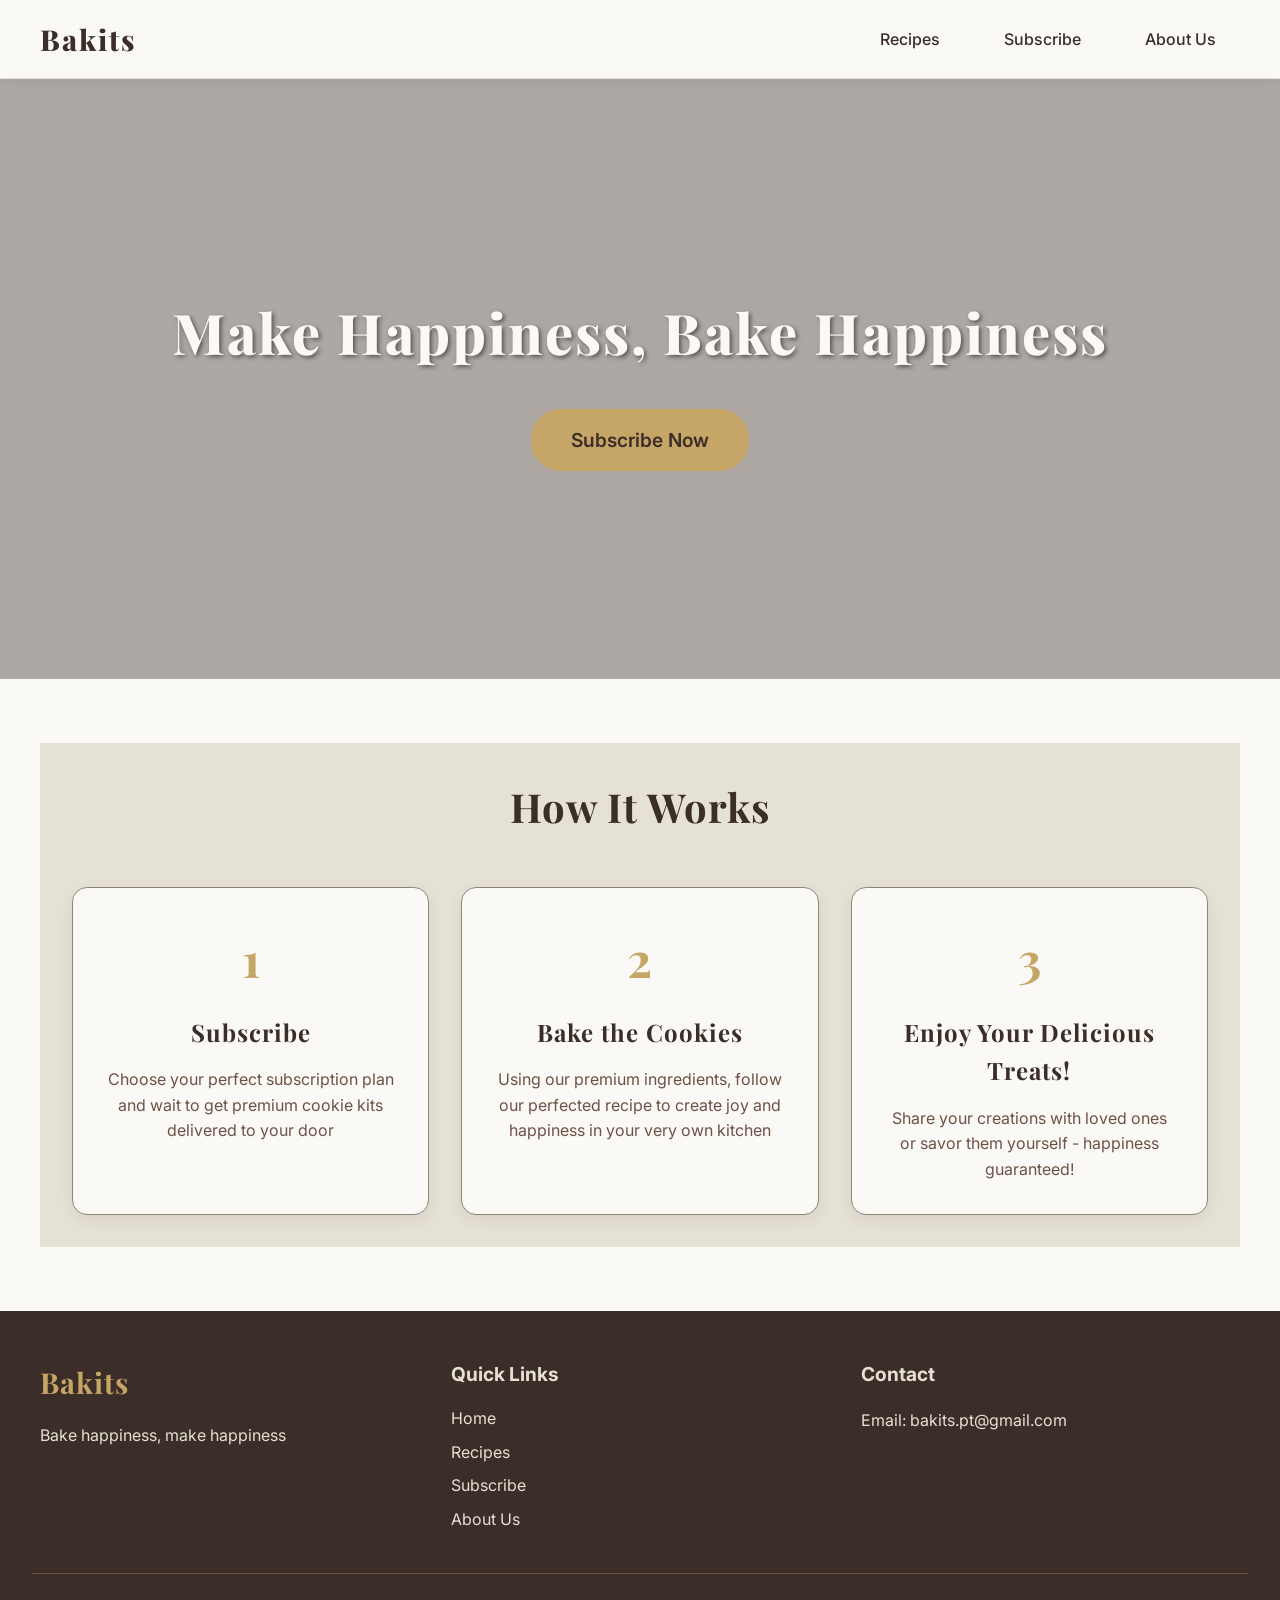
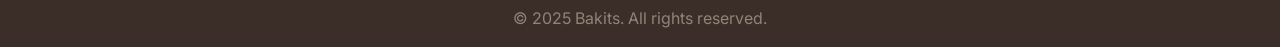
<file: index.html>
<!DOCTYPE html>
<html lang="en">
<head>
    <meta charset="UTF-8">
    <meta name="viewport" content="width=device-width, initial-scale=1.0">
    <title>Bakits - Bake Happiness, Make Happiness</title>
    <link rel="preconnect" href="https://fonts.googleapis.com">
    <link rel="preconnect" href="https://fonts.gstatic.com" crossorigin>
    <link href="https://fonts.googleapis.com/css2?family=Playfair+Display:wght@600;700;800&family=Inter:wght@300;400;500;600&family=Great+Vibes&display=swap" rel="stylesheet">
    
    <link rel="stylesheet" href="css/styles.css">
</head>
<body>
    <!-- Navigation -->
    <nav>
        <div class="nav-container">
            <a href="#" class="logo" onclick="showPage('home'); return false;">Bakits</a>
            <div class="nav-buttons">
                <button class="nav-btn" onclick="showPage('recipes')">Recipes</button>
                <button class="nav-btn" onclick="showPage('subscribe')">Subscribe</button>
                <button class="nav-btn" onclick="showPage('about')">About Us</button>
            </div>
        </div>
    </nav>

    <!-- Home Page -->
    <div id="home-page">
        <!-- Hero Section -->
        <section class="hero">
            <div class="slideshow">
                <div class="slide slide1 active"></div>
                <div class="slide slide2"></div>
                <div class="slide slide3"></div>
                <div class="slide slide4"></div>
                <div class="slide slide5"></div>
                <div class="slide slide6"></div>
            </div>
            <div class="hero-content">
                <h1>Make Happiness, Bake Happiness</h1>
                <a href="#" class="hero-btn" onclick="showPage('subscribe')">Subscribe Now</a>
            </div>
        </section>

        <!-- Instructions Section -->
        <section class="instructions">
            <h2>How It Works</h2>
            <div class="steps">
                <div class="step">
                    <div class="step-number">1</div>
                    <h3>Subscribe</h3>
                    <p>Choose your perfect subscription plan and wait to get premium cookie kits delivered to your door</p>
                </div>
                <div class="step">
                    <div class="step-number">2</div>
                    <h3>Bake the Cookies</h3>
                    <p>Using our premium ingredients, follow our perfected recipe to create joy and happiness in your very own kitchen</p>
                </div>
                <div class="step">
                    <div class="step-number">3</div>
                    <h3>Enjoy Your Delicious Treats!</h3>
                    <p>Share your creations with loved ones or savor them yourself - happiness guaranteed!</p>
                </div>
            </div>
        </section>
    </div>

    <!-- Subscribe Page -->
    <div id="subscribe-page" class="hidden">
        <section class="subscription">
            <h2>Choose Your Subscription</h2>
            <div class="subscription-options">
                <div class="subscription-card">
                    <h3>Every 2 Weeks</h3>
                    <p>Perfect for frequent bakers who love fresh cookie kits regularly</p>
                    <ul style="text-align: left; margin: 1rem 0;">
                        <li>2 new unique recipe each month</li>
                        <li>All premium non-perishable ingredients included</li>
                        <li>Cancel anytime</li>
                    </ul>
                    <div class="price">€36/month</div>
                    <button class="subscribe-btn" onclick="showPage('subscription-payment')">Subscribe</button>
                </div>
                <div class="subscription-card">
                    <h3>Every Month</h3>
                    <p>Ideal for those who want to bake at a relaxed pace</p>
                    <ul style="text-align: left; margin: 1rem 0;">
                        <li>1 new unique recipe each month</li>
                        <li>All premium non-perishable ingredients included</li>
                        <li>Cancel anytime</li>
                    </ul>
                    <div class="price">€20/month</div>
                    <button class="subscribe-btn" onclick="showPage('subscription-payment')">Subscribe</button>
                </div>
                <div class="subscription-card">
                    <h3>Gift Set</h3>
                    <p>3-month subscription with deliveries every 2 weeks - the perfect gift for baking enthusiasts!</p>
                    <ul style="text-align: left; margin: 1rem 0;">
                        <li>A  new an unique recipe every time</li>
                        <li>Beautiful custom message</li>
                        <li>Elegantly packaged</li>
                    </ul>
                    <div class="price">€135</div>
                    <button class="subscribe-btn" onclick="showPage('mbway-payment')">Buy Gift Set</button>
                </div>
            </div>
        </section>
    </div>

    <!-- Recipes Page -->
    <div id="recipes-page" class="hidden">
        <section class="recipes">
            <h2>Our Cookie Recipes</h2>
            <div class="recipe-grid">
                <div class="recipe-card" onclick="showRecipe('Overnight-Chocolate-Chip-Cookies')">
                    <div class="recipe-image" style="background: url('https://static01.nyt.com/images/2022/02/12/dining/JT-Chocolate-Chip-Cookies/JT-Chocolate-Chip-Cookies-threeByTwoMediumAt2X.jpg?quality=75&auto=webp') center/cover;"></div>
                    <div class="recipe-info">
                        <h3>Overnight Chocolate Chip Cookies</h3>
                        <p class="recipe-time">⏱️ 35 minutes 🧊 12 hours</p>
                        <button class="buy-now-btn" onclick="event.stopPropagation(); showPage('mbway-payment')">BUY NOW</button>
                    </div>
                </div>
                <div class="recipe-card" onclick="showRecipe('Cultured-Butter-Cookies')">
                    <div class="recipe-image" style="background: url('https://static01.nyt.com/images/2013/10/09/dining/09APPE2/09JPAPPE1-jumbo.jpg?quality=75&auto=webp') center/cover;"></div>
                    <div class="recipe-info">
                        <h3>Cultured Butter <br> Cookies</h3>
                        <p class="recipe-time">⏱️ 30 minutes 🧊 2 hours</p>
                        <button class="buy-now-btn" onclick="event.stopPropagation(); showPage('mbway-payment')">BUY NOW</button>
                    </div>
                </div>
                <div class="recipe-card" onclick="showRecipe('Mexican-Hot-Chocolate-Cookies')">
                    <div class="recipe-image" style="background: url('https://static01.nyt.com/images/2023/11/29/multimedia/29cookieweek6-hotchoc-fktb/29cookieweek6-hotchoc-fktb-threeByTwoMediumAt2X.jpg?quality=75&auto=webp') center/cover;"></div>
                    <div class="recipe-info">
                        <h3>Mexican Hot Chocolate Cookies</h3>
                        <p class="recipe-time">⏱️ 28 minutes 🧊 30 min</p>
                        <button class="buy-now-btn" onclick="event.stopPropagation(); showPage('mbway-payment')">BUY NOW</button>
                    </div>
                </div>
                <div class="recipe-card" onclick="showRecipe('Caramelized-Gochujang-Cookies')">
                    <div class="recipe-image" style="background: url('https://static01.nyt.com/images/2025/09/25/multimedia/29summer100rex5-cookies-qmkc/29summer100rex5-cookies-qmkc-threeByTwoMediumAt2X-v2.jpg?quality=75&auto=webp') center/cover;"></div>
                    <div class="recipe-info">
                        <h3>Caramelized Gochujang Cookies</h3>
                        <p class="recipe-time">⏱️ 22 minutes 🧊 15 min</p>
                        <button class="buy-now-btn" onclick="event.stopPropagation(); showPage('mbway-payment')">BUY NOW</button>
                    </div>
                </div>
                <div class="recipe-card" onclick="showRecipe('Pistachio-Pinwheel-Cookies')">
                    <div class="recipe-image" style="background: url('https://static01.nyt.com/images/2020/12/07/dining/cs-pistachio-pinwheels/merlin_180932526_f83d4853-083b-4b02-947d-dfa06b746508-threeByTwoMediumAt2X.jpg?quality=75&auto=webp') center/cover;"></div>
                    <div class="recipe-info">
                        <h3>Pistachio Pinwheel Cookies</h3>
                        <p class="recipe-time">⏱️ 40 minutes 🧊 45 min</p>
                        <button class="buy-now-btn" onclick="event.stopPropagation(); showPage('mbway-payment')">BUY NOW</button>
                    </div>
                </div>
                <div class="recipe-card" onclick="showRecipe('Matcha-Latte-Cookies')">
                    <div class="recipe-image" style="background: url('https://static01.nyt.com/images/2023/11/29/multimedia/29cookieweek1-matcha-tpzw/29cookieweek1-matcha-tpzw-threeByTwoMediumAt2X.jpg?quality=75&auto=webp') center/cover;"></div>
                    <div class="recipe-info">
                        <h3>Matcha Latte <br> Cookies</h3>
                        <p class="recipe-time">⏱️ 26 minutes 🧊15 min</p>
                        <button class="buy-now-btn" onclick="event.stopPropagation(); showPage('mbway-payment')">BUY NOW</button>
                    </div>
                </div>
            </div>
        </section>
    </div>

    <!-- Individual Recipe Pages -->
    <div id="recipe-detail-page" class="hidden">
        <section class="recipe-detail">
            <div class="recipe-header">
                <div id="detail-image" class="recipe-detail-image"></div>
                <h1 id="detail-name"></h1>
                <div class="recipe-meta">
                    <div class="meta-item">
                        <div class="meta-label">Difficulty</div>
                        <div class="meta-value" id="detail-difficulty"></div>
                    </div>
                    <div class="meta-item">
                        <div class="meta-label">Yield</div>
                        <div class="meta-value" id="detail-yield"></div>
                    </div>
                    <div class="meta-item">
                        <div class="meta-label">Time</div>
                        <div class="meta-value" id="detail-time"></div>
                    </div>
                </div>
                <button class="buy-now-btn" style="max-width: 300px; margin: 1rem auto; display: block;" onclick="showPage('mbway-payment')">BUY NOW</button>
            </div>
            <div class="recipe-content">
                <div class="recipe-description">
                    <h2>Description</h2>
                    <p id="detail-description"></p>
                </div>
                <div class="divider"></div>
                <div class="recipe-included">
                    <h2>What's Included</h2>
                    <ul id="detail-included"></ul>
                </div>
            </div>
        </section>
    </div>

    <!-- Subscription Payment Page -->
    <div id="subscription-payment-page" class="hidden">
        <div class="payment-page">
            <h1>Complete Your Subscription</h1>
            <p>To pay for your subscription, please contact us at:</p>
            <p><a href="mailto:bakits.pt@gmail.com">bakits.pt@gmail.com</a></p>
            <p>We'll get back to you shortly with payment instructions!</p>
            <button class="back-btn" onclick="sendSubscriptionEmail()">Send Inquiry Email</button>
        </div>
    </div>

    <!-- Mbway Payment Page -->
    <div id="mbway-payment-page" class="hidden">
        <div class="payment-page">
            <h1>Payment Method</h1>
            <p>We accept payment via <strong>Mbway</strong></p>
            <p>Please contact us at <a href="mailto:bakits.pt@gmail.com">bakits.pt@gmail.com</a> to complete your purchase with Mbway payment.</p>
            <button class="back-btn" onclick="sendRecipeEmail()">Send Purchase Email</button>
        </div>
    </div>

    <!-- About Us Page -->
    <div id="about-page" class="hidden">
        <section class="about-section">
            <h2>About Us</h2>
            <div class="about-image" style="background: url('https://images.unsplash.com/photo-1558961363-fa8fdf82db35?w=800&q=80') center/cover;"></div>
            <div class="about-text">
                <p>At Bakits, we believe that baking should be joyful, accessible, and delicious. Founded with a passion for bringing people together through the art of cookie making, we've created premium baking kits that take the guesswork out of creating perfect cookies every time. </p>
                
                <p>Our journey began with our love for baking. We saw how sharing homemade baked goods was such a small action that spread so much love to your friends and family. Today, we're proud to deliver that same quality, care and love to your doorstep. </p>
                
                <p>EEach Bakits box contains carefully measured, premium ingredients and easy-to-follow instructions that guarantee a fun loving experience baking . Whether you're a seasoned baker or just starting out, our kits make it simple to create memories and share happiness, one cookie at a time. Because when you bake with Bakits, you're not just making cookies – you're creating moments of joy. </p>
                
                <p class="signature">Make happiness, Bake happiness.</p>
            </div>
        </section>
    </div>

    <!-- Footer -->
    <footer class="footer">
        <div class="footer-content">
            <div class="footer-section">
                <h3>Bakits</h3>
                <p>Bake happiness, make happiness</p>
            </div>
            <div class="footer-section">
                <h4>Quick Links</h4>
                <ul>
                    <li><a href="#" onclick="showPage('home'); return false;">Home</a></li>
                    <li><a href="#" onclick="showPage('recipes'); return false;">Recipes</a></li>
                    <li><a href="#" onclick="showPage('subscribe'); return false;">Subscribe</a></li>
                    <li><a href="#" onclick="showPage('about'); return false;">About Us</a></li>
                </ul>
            </div>
            <div class="footer-section">
                <h4>Contact</h4>
                <p>Email: <a href="mailto:bakits.pt@gmail.com">bakits.pt@gmail.com</a></p>
            </div>
        </div>
        <div class="footer-bottom">
            <p>&copy; 2025 Bakits. All rights reserved.</p>
        </div>
    </footer>

    <script src="js/recipes.js" defer></script>
    <script src="js/app.js" defer></script>
</body>
</html>
</file>
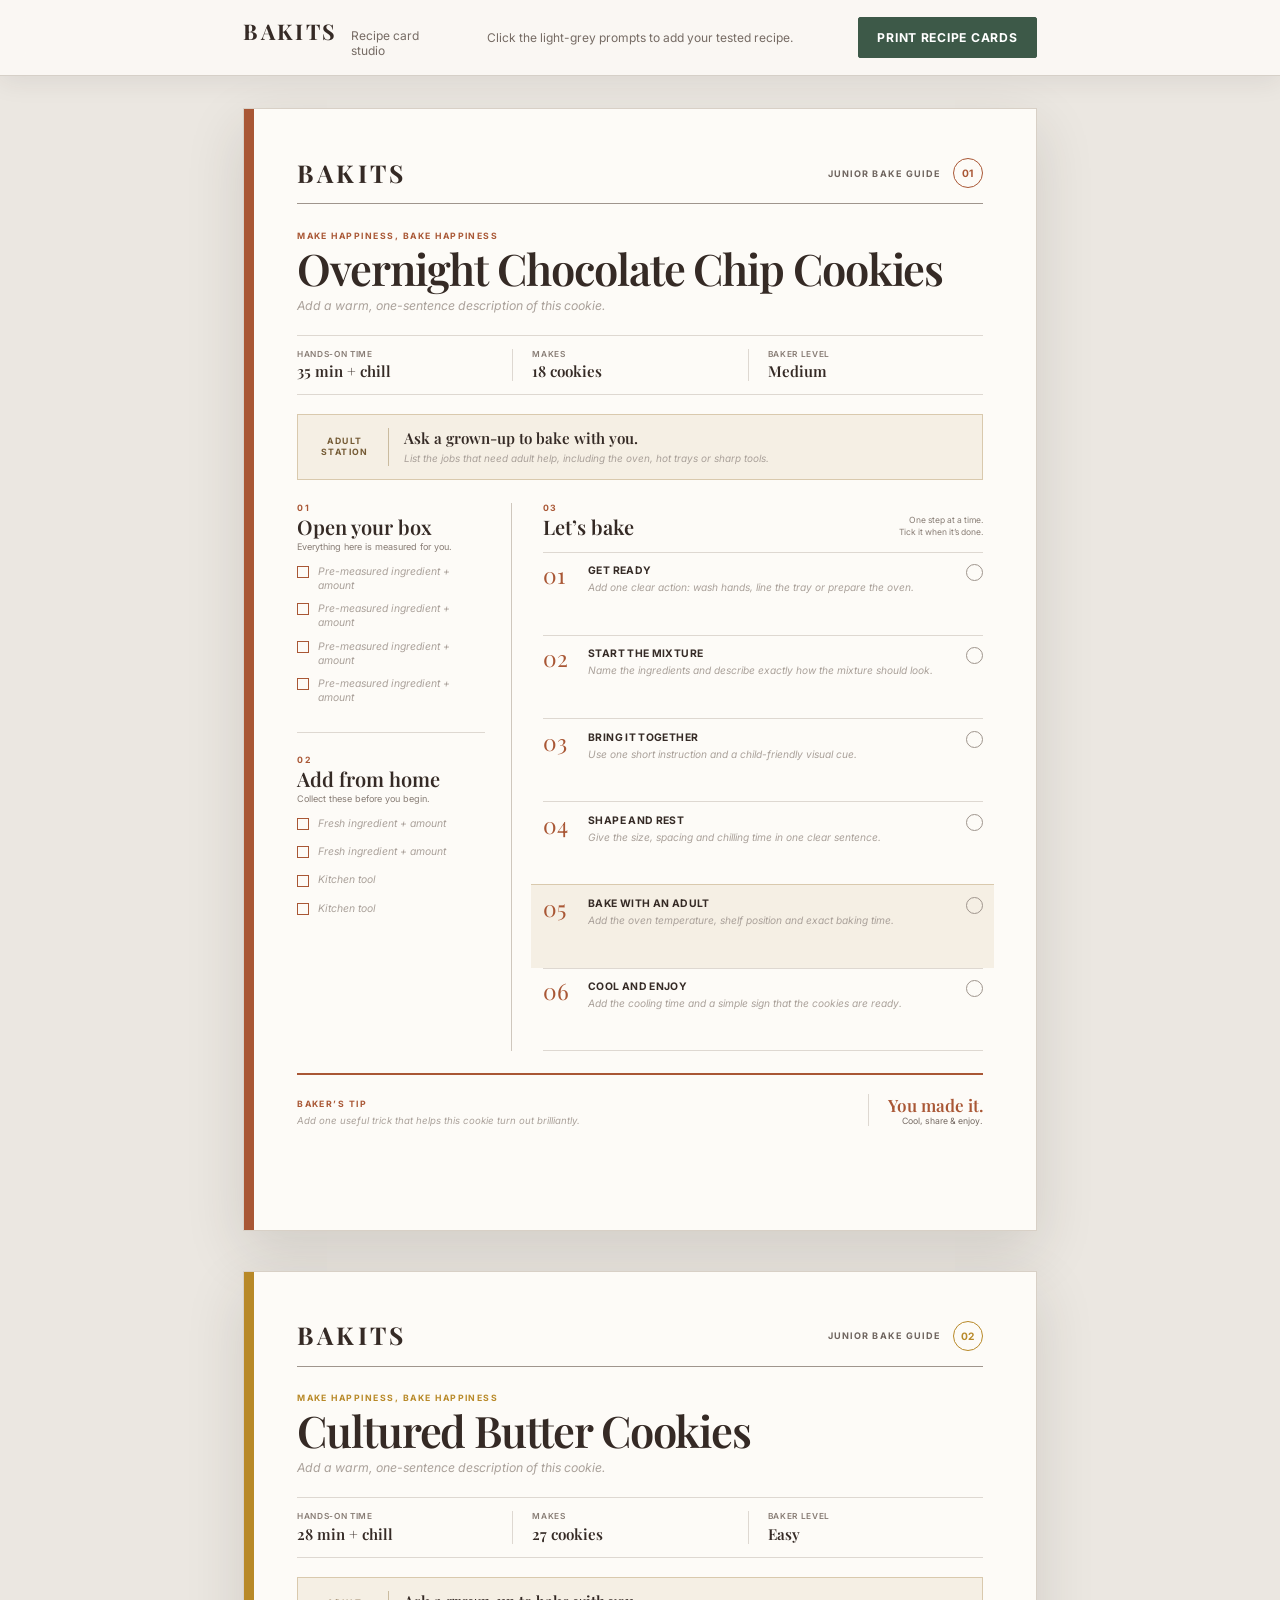
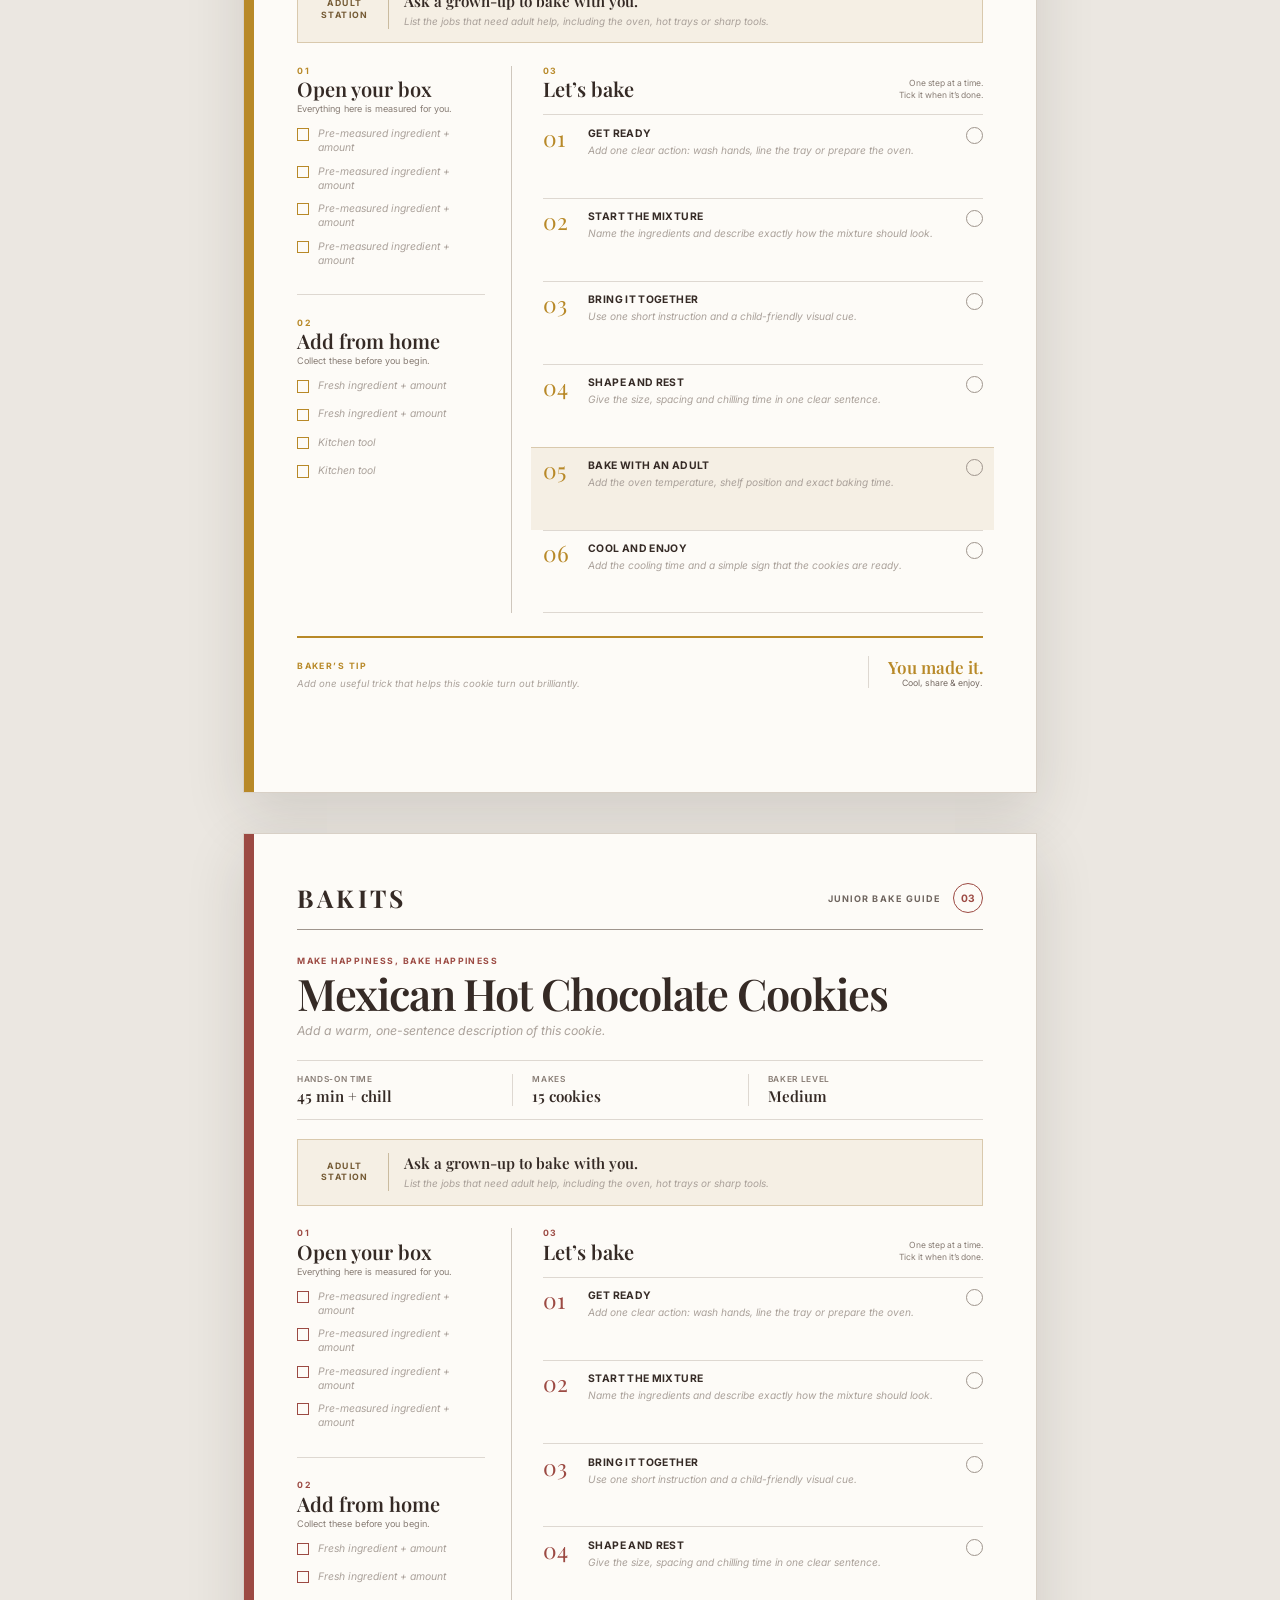
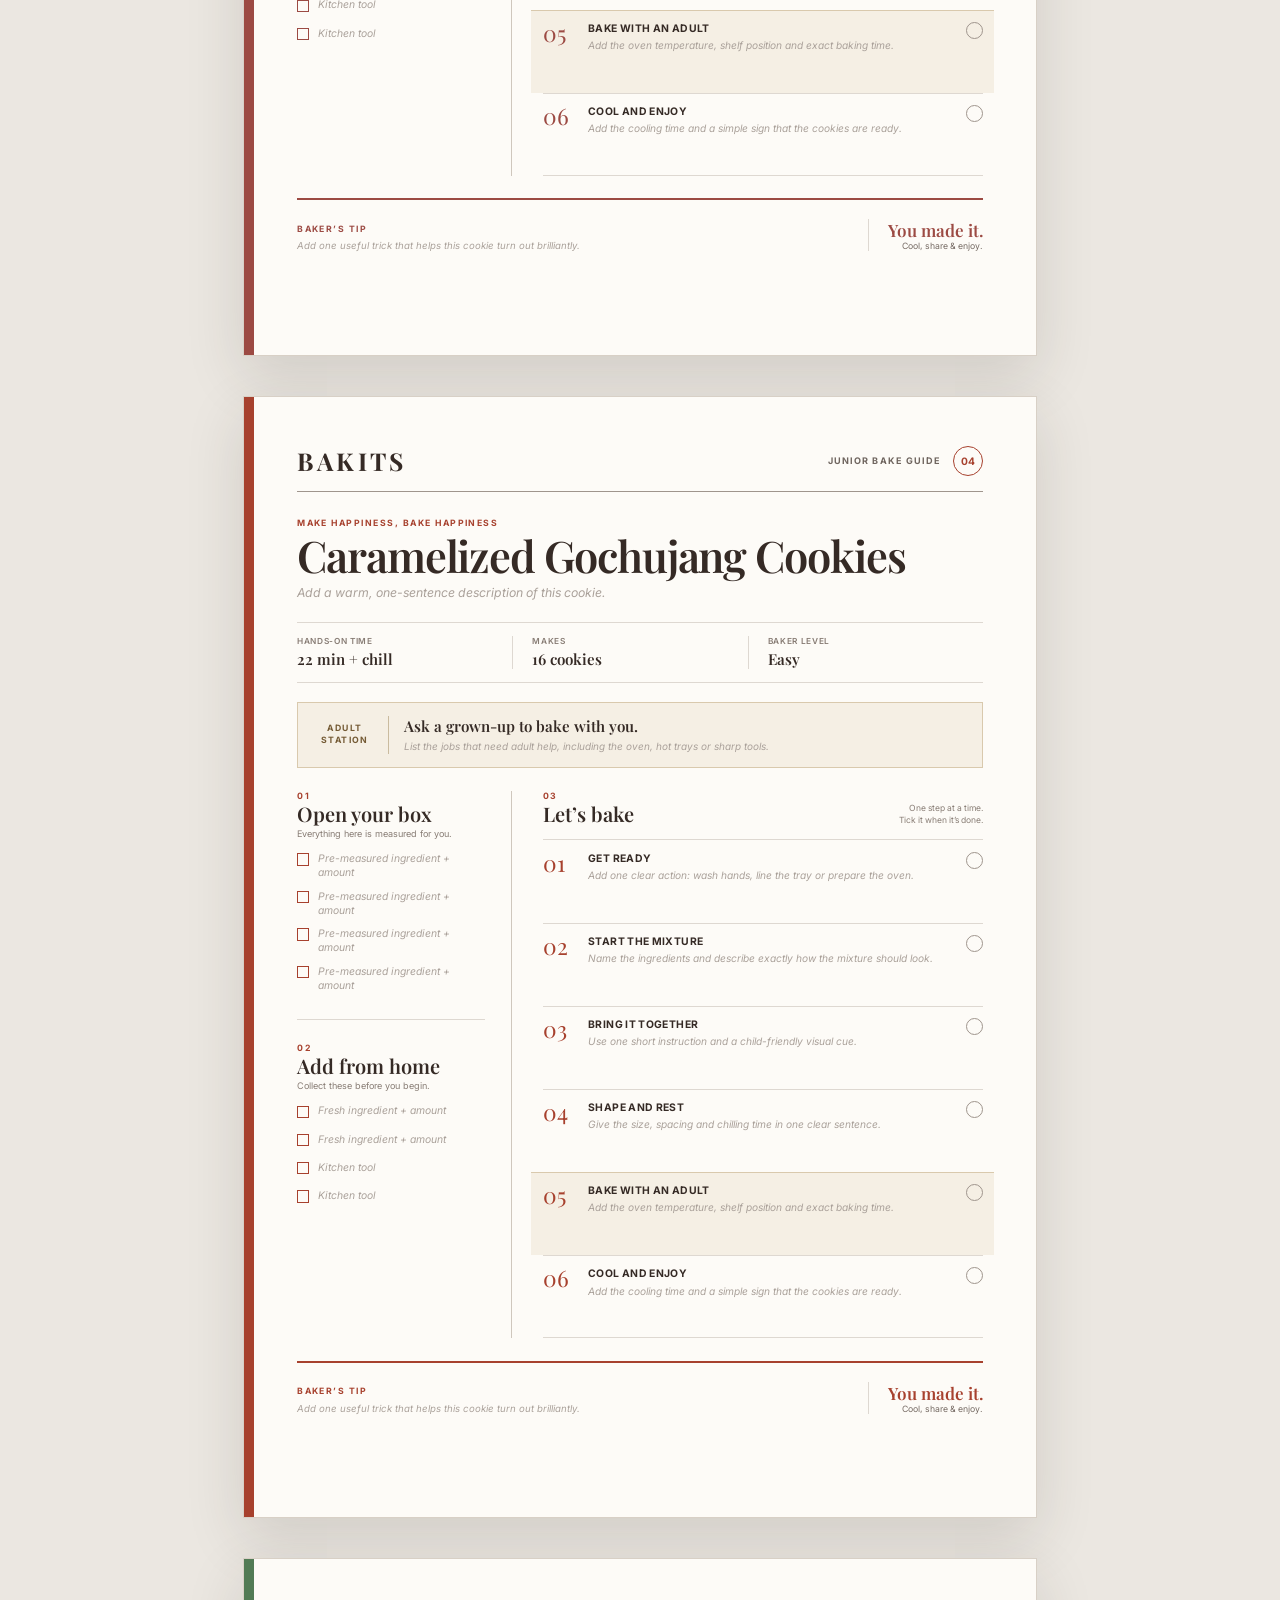
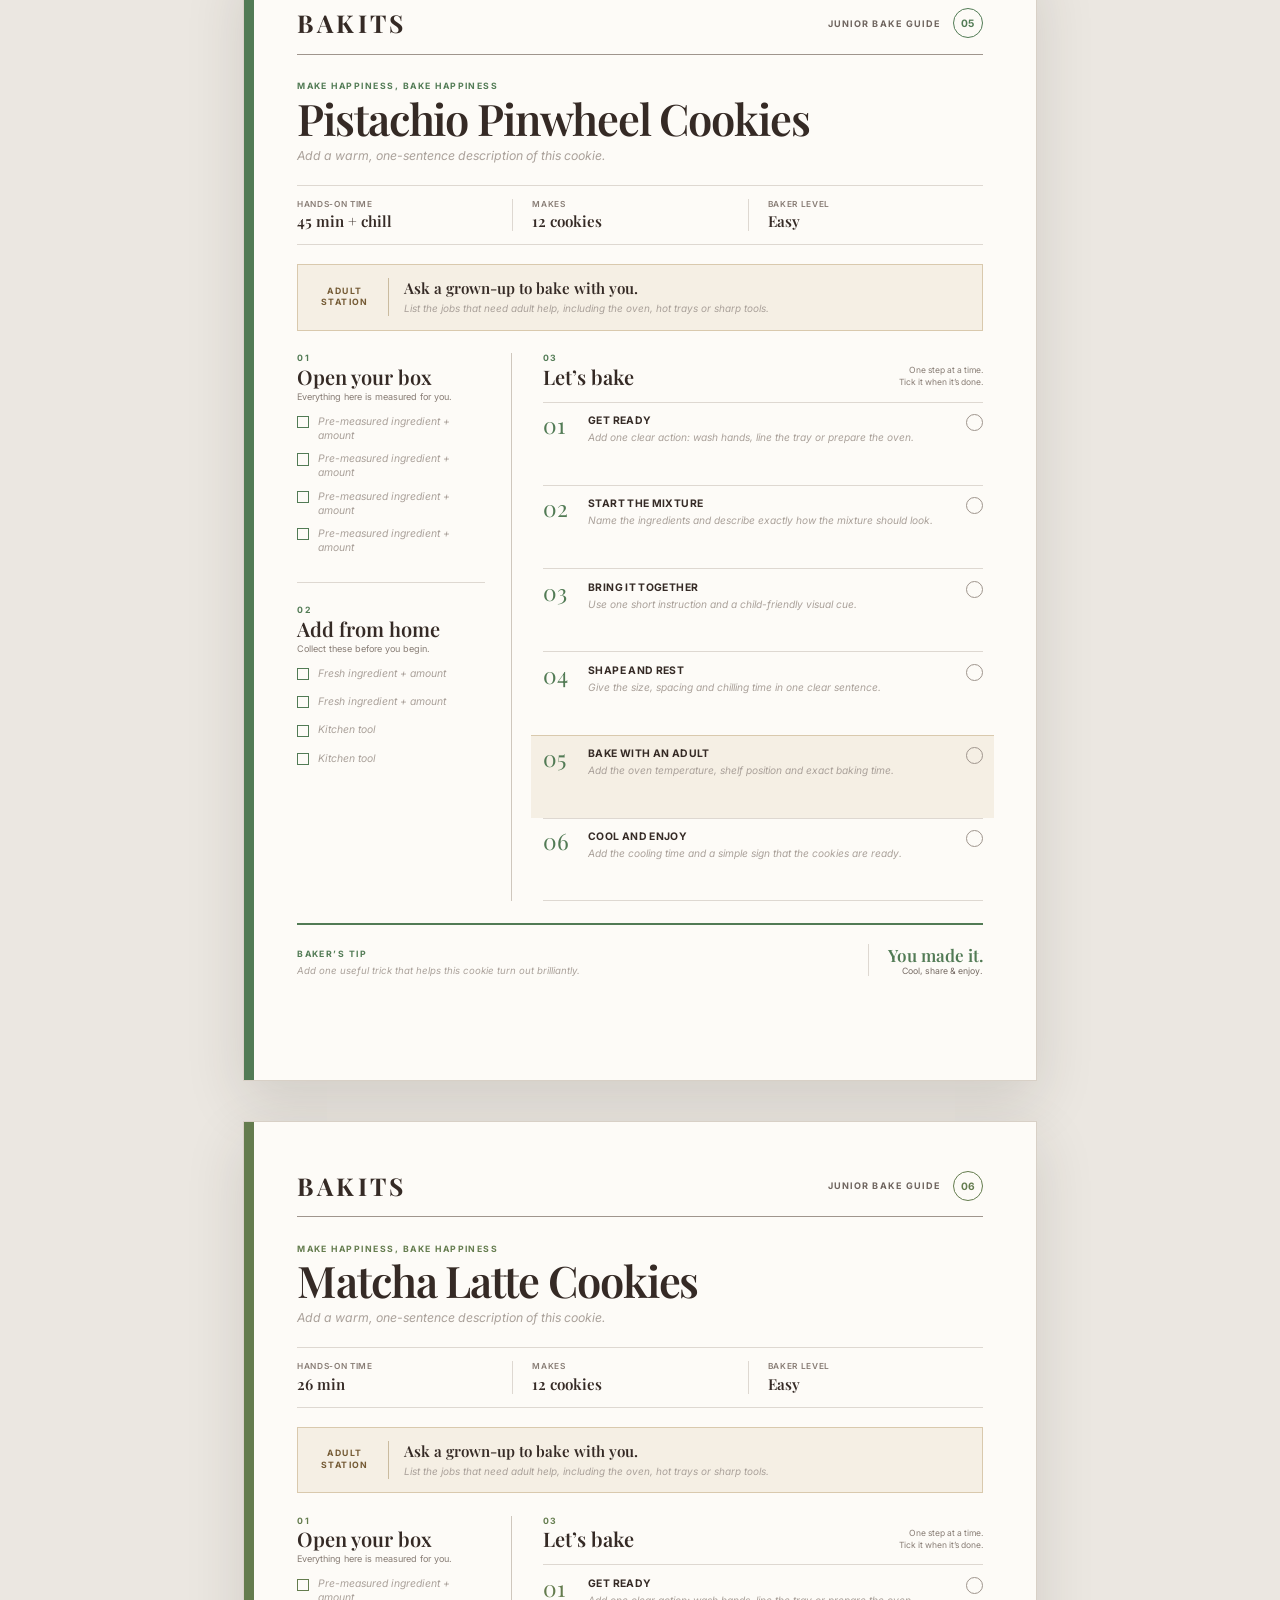
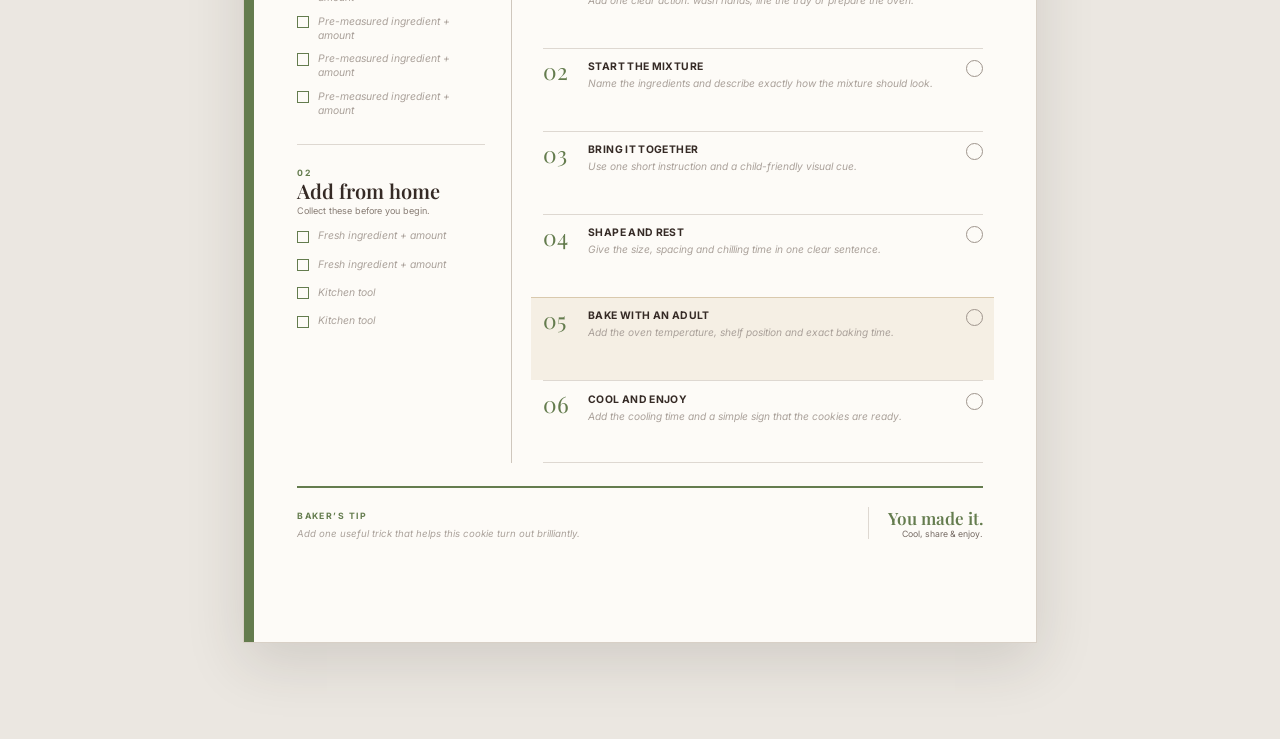
<file: recipe-cards/index.html>
<!DOCTYPE html>
<html lang="en">
<head>
    <meta charset="UTF-8">
    <meta name="viewport" content="width=device-width, initial-scale=1.0">
    <title>Bakits Junior Bake Guides</title>
    <link rel="preconnect" href="https://fonts.googleapis.com">
    <link rel="preconnect" href="https://fonts.gstatic.com" crossorigin>
    <link href="https://fonts.googleapis.com/css2?family=Inter:wght@400;500;600;700&family=Playfair+Display:wght@600;700&display=swap" rel="stylesheet">
    <link rel="stylesheet" href="styles.css">
    <script src="recipes.js" defer></script>
    <script src="app.js" defer></script>
</head>
<body>
    <header class="editor-bar">
        <div class="editor-brand">
            <span>BAKITS</span>
            <small>Recipe card studio</small>
        </div>
        <p>Click the light-grey prompts to add your tested recipe.</p>
        <button id="print-cards" type="button">Print recipe cards</button>
    </header>

    <main id="recipe-cards" aria-label="Bakits junior recipe cards"></main>

    <template id="recipe-card-template">
        <article class="recipe-card">
            <header class="card-masthead">
                <a class="wordmark" href="../index.html" aria-label="Return to Bakits home">BAKITS</a>
                <div class="edition">
                    <span>JUNIOR BAKE GUIDE</span>
                    <span class="card-number"></span>
                </div>
            </header>

            <section class="recipe-heading">
                <p class="kicker">MAKE HAPPINESS, BAKE HAPPINESS</p>
                <h1 class="recipe-name"></h1>
                <p class="recipe-intro editable" contenteditable="true"></p>
            </section>

            <dl class="recipe-facts">
                <div><dt>Hands-on time</dt><dd class="make-time"></dd></div>
                <div><dt>Makes</dt><dd class="recipe-yield"></dd></div>
                <div><dt>Baker level</dt><dd class="difficulty"></dd></div>
            </dl>

            <section class="adult-note">
                <p class="adult-label">ADULT STATION</p>
                <div>
                    <h2>Ask a grown-up to bake with you.</h2>
                    <p class="safety-note editable" contenteditable="true"></p>
                </div>
            </section>

            <div class="recipe-body">
                <aside class="ingredients-panel">
                    <section class="ingredient-group">
                        <p class="section-number">01</p>
                        <h2>Open your box</h2>
                        <p class="section-note">Everything here is measured for you.</p>
                        <ul class="box-items"></ul>
                    </section>

                    <section class="ingredient-group">
                        <p class="section-number">02</p>
                        <h2>Add from home</h2>
                        <p class="section-note">Collect these before you begin.</p>
                        <ul class="home-items"></ul>
                    </section>
                </aside>

                <section class="method-panel">
                    <div class="method-heading">
                        <div>
                            <p class="section-number">03</p>
                            <h2>Let’s bake</h2>
                        </div>
                        <p>One step at a time.<br>Tick it when it’s done.</p>
                    </div>
                    <ol class="steps-list"></ol>
                </section>
            </div>

            <footer class="card-footer">
                <div class="tip-block">
                    <span>BAKER’S TIP</span>
                    <p class="top-tip editable" contenteditable="true"></p>
                </div>
                <div class="finish-block">
                    <strong>You made it.</strong>
                    <span>Cool, share & enjoy.</span>
                </div>
            </footer>
        </article>
    </template>
</body>
</html>
</file>
<file: css/styles.css>
* {
    margin: 0;
    padding: 0;
    box-sizing: border-box;
}

body {
    font-family: 'Inter', sans-serif;
    line-height: 1.6;
    color: #3B2D27;
    background-color: #FAF9F6;
}

h1, h2, h3 {
    font-family: 'Playfair Display', serif;
    font-weight: 700;
    letter-spacing: 1px;
}

/* Sticky Navigation */
nav {
    position: sticky;
    top: 0;
    background: #FAF9F6;
    box-shadow: 0 2px 10px rgba(59, 45, 39, 0.08);
    z-index: 1000;
    padding: 1rem 2rem;
    border-bottom: 1px solid #E6E1D5;
}

.nav-container {
    max-width: 1200px;
    margin: 0 auto;
    display: flex;
    justify-content: space-between;
    align-items: center;
}

.logo {
    font-size: 1.8rem;
    font-weight: 800;
    color: #3B2D27;
    text-decoration: none;
    font-family: 'Playfair Display', serif;
    letter-spacing: 2px;
}

.nav-buttons {
    display: flex;
    gap: 1rem;
}

.nav-btn {
    padding: 0.7rem 1.5rem;
    background: transparent;
    color: #3B2D27;
    border: none;
    border-radius: 25px;
    cursor: pointer;
    font-size: 1rem;
    font-weight: 500;
    transition: background 0.3s;
    text-decoration: none;
    font-family: 'Inter', sans-serif;
}

.nav-btn:hover {
    background: #E6E1D5;
}

/* Hero Section */
.hero {
    position: relative;
    height: 600px;
    overflow: hidden;
    display: flex;
    align-items: center;
    justify-content: center;
    text-align: center;
}

.slideshow {
    position: absolute;
    width: 100%;
    height: 100%;
    top: 0;
    left: 0;
}

.slide {
    position: absolute;
    width: 100%;
    height: 100%;
    opacity: 0;
    transition: opacity 1s ease-in-out;
    background-size: cover;
    background-position: center;
}

.slide.active {
    opacity: 1;
}

.slide1 { 
    background: linear-gradient(rgba(59, 45, 39, 0.4), rgba(59, 45, 39, 0.4)), 
                url('https://static01.nyt.com/images/2020/12/07/dining/cs-pistachio-pinwheels/merlin_180932526_f83d4853-083b-4b02-947d-dfa06b746508-mediumSquareAt3X.jpg') center/cover; 
}

.slide2 { 
    background: linear-gradient(rgba(59, 45, 39, 0.4), rgba(59, 45, 39, 0.4)), 
                url('https://static01.nyt.com/images/2023/11/29/multimedia/29cookieweek6-hotchoc-fktb/29cookieweek6-hotchoc-fktb-videoSixteenByNineJumbo1600.jpg') center/cover; 
}

.slide3 { 
    background: linear-gradient(rgba(59, 45, 39, 0.4), rgba(59, 45, 39, 0.4)), 
                url('https://static01.nyt.com/images/2025/09/25/multimedia/29summer100rex5-cookies-qmkc/29summer100rex5-cookies-qmkc-jumbo-v2.jpg') center/cover; 
}
.slide4 { 
    background: linear-gradient(rgba(59, 45, 39, 0.4), rgba(59, 45, 39, 0.4)), 
                url('https://static01.nyt.com/images/2022/02/12/dining/JT-Chocolate-Chip-Cookies/JT-Chocolate-Chip-Cookies-mediumSquareAt3X.jpg') center/cover;
       }
 .slide5 { 
    background: linear-gradient(rgba(59, 45, 39, 0.4), rgba(59, 45, 39, 0.4)), 
                url('https://static01.nyt.com/images/2023/11/29/multimedia/29cookieweek1-matcha-tpzw/29cookieweek1-matcha-tpzw-mediumSquareAt3X.jpg') center/cover; 
   }
 .slide6 { 
    background: linear-gradient(rgba(59, 45, 39, 0.4), rgba(59, 45, 39, 0.4)), 
                url('https://static01.nyt.com/images/2013/10/09/dining/09APPE2/09JPAPPE1-superJumbo.jpg') center/cover; 
        }
.hero-content {
    position: relative;
    z-index: 10;
    color: #FAF9F6;
    padding: 2rem;
}

.hero h1 {
    font-size: 3.5rem;
    margin-bottom: 2rem;
    text-shadow: 2px 2px 4px rgba(0,0,0,0.5);
    font-weight: 800;
    letter-spacing: 2px;
}

.hero-btn {
    padding: 1rem 2.5rem;
    background: #C6A667;
    color: #3B2D27;
    border: none;
    border-radius: 30px;
    font-size: 1.2rem;
    font-weight: 600;
    cursor: pointer;
    transition: all 0.3s;
    text-decoration: none;
    display: inline-block;
    font-family: 'Inter', sans-serif;
}

.hero-btn:hover {
    background: #A88D55;
    transform: translateY(-3px);
    box-shadow: 0 5px 15px rgba(198, 166, 103, 0.4);
}

/* Instructions Section */
.instructions {
    max-width: 1200px;
    margin: 4rem auto;
    padding: 2rem;
    text-align: center;
    background-color: #E6E1D5;
}

.instructions h2 {
    font-size: 2.5rem;
    color: #3B2D27;
    margin-bottom: 3rem;
    font-weight: 700;
}

.steps {
    display: flex;
    justify-content: space-around;
    gap: 2rem;
    flex-wrap: wrap;
}

.step {
    flex: 1;
    min-width: 250px;
    padding: 2rem;
    background: #FAF9F6;
    border-radius: 15px;
    box-shadow: 0 5px 15px rgba(59, 45, 39, 0.08);
    border: 1px solid #8E8579;
}

.step-number {
    font-size: 3rem;
    color: #C6A667;
    font-weight: bold;
    margin-bottom: 1rem;
    font-family: 'Playfair Display', serif;
}

.step h3 {
    font-size: 1.5rem;
    margin-bottom: 1rem;
    color: #3B2D27;
}

.step p {
    color: #6D5245;
}

/* Subscription Section */
.subscription {
    max-width: 1200px;
    margin: 4rem auto;
    padding: 2rem;
}

.subscription h2 {
    font-size: 2.5rem;
    color: #3B2D27;
    margin-bottom: 3rem;
    text-align: center;
}

.subscription-options {
    display: grid;
    grid-template-columns: repeat(auto-fit, minmax(300px, 1fr));
    gap: 2rem;
}

.subscription-card {
    background: #FAF9F6;
    border-radius: 15px;
    padding: 2rem;
    box-shadow: 0 5px 20px rgba(59, 45, 39, 0.08);
    text-align: center;
    transition: transform 0.3s;
    border: 1px solid #E6E1D5;
}

.subscription-card:hover {
    transform: translateY(-10px);
}

.subscription-card h3 {
    font-size: 1.8rem;
    color: #3B2D27;
    margin-bottom: 1rem;
}

.subscription-card p {
    color: #6D5245;
    margin-bottom: 1rem;
}

.subscription-card ul {
    color: #6D5245;
}

.price {
    font-size: 2rem;
    color: #C6A667;
    font-weight: bold;
    margin: 1rem 0;
    font-family: 'Playfair Display', serif;
}

.subscribe-btn {
    padding: 0.8rem 2rem;
    background: #C6A667;
    color: #3B2D27;
    border: none;
    border-radius: 25px;
    font-size: 1.1rem;
    font-weight: 600;
    cursor: pointer;
    transition: background 0.3s;
    width: 100%;
    margin-top: 1rem;
    font-family: 'Inter', sans-serif;
}

.subscribe-btn:hover {
    background: #A88D55;
}

/* Recipe Grid */
.recipes {
    max-width: 1200px;
    margin: 4rem auto;
    padding: 2rem;
    background-color: #E6E1D5;
}

.recipes h2 {
    font-size: 2.5rem;
    color: #3B2D27;
    margin-bottom: 3rem;
    text-align: center;
}

.recipe-grid {
    display: grid;
    grid-template-columns: repeat(auto-fill, minmax(280px, 1fr));
    gap: 2rem;
}

.recipe-card {
    background: #FAF9F6;
    border-radius: 15px;
    overflow: hidden;
    box-shadow: 0 5px 15px rgba(59, 45, 39, 0.08);
    transition: transform 0.3s;
    cursor: pointer;
    border: 1px solid #8E8579;
}

.recipe-card:hover {
    transform: translateY(-5px);
}

.recipe-image {
    width: 100%;
    height: 200px;
    background-size: cover;
    background-position: center;
}

.recipe-info {
    padding: 1.5rem;
}

.recipe-info h3 {
    font-size: 1.5rem;
    color: #3B2D27;
    margin-bottom: 0.5rem;
}

.recipe-time {
    color: #6D5245;
    margin-bottom: 1rem;
}

.buy-now-btn {
    padding: 0.7rem 1.5rem;
    background: #2F4B3A;
    color: #FAF9F6;
    border: none;
    border-radius: 25px;
    font-size: 1rem;
    font-weight: 600;
    cursor: pointer;
    width: 100%;
    transition: background 0.3s;
    font-family: 'Inter', sans-serif;
}

.buy-now-btn:hover {
    background: #213628;
}

/* Individual Recipe Page */
.recipe-detail {
    max-width: 1200px;
    margin: 2rem auto;
    padding: 2rem;
}

.recipe-header {
    text-align: center;
    margin-bottom: 3rem;
}

.recipe-detail-image {
    width: 100%;
    max-width: 600px;
    height: 400px;
    margin: 0 auto 2rem;
    background-size: cover;
    background-position: center;
    border-radius: 15px;
    border: 2px solid #E6E1D5;
}

.recipe-detail h1 {
    font-size: 3rem;
    color: #3B2D27;
    margin-bottom: 1rem;
    font-weight: 800;
}

.recipe-meta {
    display: flex;
    justify-content: center;
    gap: 3rem;
    margin-bottom: 2rem;
    flex-wrap: wrap;
}

.meta-item {
    text-align: center;
}

.meta-label {
    color: #8E8579;
    font-size: 0.9rem;
    margin-bottom: 0.3rem;
    text-transform: uppercase;
    letter-spacing: 1px;
}

.meta-value {
    font-size: 1.2rem;
    font-weight: 600;
    color: #3B2D27;
}

.recipe-content {
    display: grid;
    grid-template-columns: 1fr 1px 1fr;
    gap: 3rem;
    margin-top: 3rem;
    background: #FAF9F6;
    padding: 3rem;
    border-radius: 15px;
    box-shadow: 0 5px 15px rgba(59, 45, 39, 0.08);
}

.divider {
    background: #E6E1D5;
}

.recipe-description, .recipe-included {
    padding: 1rem;
}

.recipe-description h2, .recipe-included h2 {
    font-size: 1.8rem;
    color: #3B2D27;
    margin-bottom: 1rem;
}

.recipe-description p, .recipe-included p {
    color: #6D5245;
    line-height: 1.8;
}

.recipe-included ul {
    list-style: none;
    padding: 0;
}

.recipe-included li {
    padding: 0.5rem 0;
    color: #6D5245;
    position: relative;
    padding-left: 1.5rem;
}

.recipe-included li:before {
    content: "✓";
    position: absolute;
    left: 0;
    color: #2F4B3A;
    font-weight: bold;
}

/* Payment Pages */
.payment-page {
    max-width: 800px;
    margin: 4rem auto;
    padding: 3rem;
    text-align: center;
    background: #FAF9F6;
    border-radius: 15px;
    box-shadow: 0 5px 20px rgba(59, 45, 39, 0.08);
    border: 1px solid #E6E1D5;
}

.payment-page h1 {
    font-size: 2.5rem;
    color: #3B2D27;
    margin-bottom: 2rem;
}

.payment-page p {
    font-size: 1.2rem;
    color: #6D5245;
    line-height: 1.8;
}

.payment-page a {
    color: #C6A667;
    text-decoration: none;
    font-weight: 600;
}

.payment-page a:hover {
    color: #A88D55;
}

.back-btn {
    margin-top: 2rem;
    padding: 0.8rem 2rem;
    background: #C6A667;
    color: #3B2D27;
    border: none;
    border-radius: 25px;
    font-size: 1rem;
    font-weight: 600;
    cursor: pointer;
    text-decoration: none;
    display: inline-block;
    font-family: 'Inter', sans-serif;
}

.back-btn:hover {
    background: #A88D55;
}

.hidden {
    display: none;
}

/* About Us Section */
.about-section {
    max-width: 900px;
    margin: 4rem auto;
    padding: 2rem;
    text-align: center;
}

.about-section h2 {
    font-size: 2.5rem;
    color: #3B2D27;
    margin-bottom: 3rem;
}

.about-image {
    width: 100%;
    max-width: 600px;
    height: 400px;
    margin: 0 auto 3rem;
    background-size: cover;
    background-position: center;
    border-radius: 15px;
    border: 2px solid #E6E1D5;
    box-shadow: 0 5px 20px rgba(59, 45, 39, 0.1);
}

.about-text {
    text-align: left;
    line-height: 1.9;
}

.about-text p {
    color: #6D5245;
    font-size: 1.1rem;
    margin-bottom: 1.5rem;
}

.signature {
    font-family: 'Great Vibes', cursive;
    font-size: 1.8rem;
    color: #C6A667;
    text-align: center;
    margin-top: 2rem;
    font-weight: 400;
}

/* Footer */
.footer {
    background-color: #3B2D27;
    color: #FAF9F6;
    padding: 3rem 2rem 1rem;
    margin-top: 4rem;
}

.footer-content {
    max-width: 1200px;
    margin: 0 auto;
    display: grid;
    grid-template-columns: repeat(auto-fit, minmax(250px, 1fr));
    gap: 2rem;
    margin-bottom: 2rem;
}

.footer-section h3 {
    font-size: 1.8rem;
    margin-bottom: 1rem;
    color: #C6A667;
}

.footer-section h4 {
    font-size: 1.2rem;
    margin-bottom: 1rem;
    color: #E6E1D5;
}

.footer-section p {
    color: #E6E1D5;
    line-height: 1.8;
}

.footer-section ul {
    list-style: none;
    padding: 0;
}

.footer-section ul li {
    margin-bottom: 0.5rem;
}

.footer-section ul li a,
.footer-section a {
    color: #E6E1D5;
    text-decoration: none;
    transition: color 0.3s;
}

.footer-section ul li a:hover,
.footer-section a:hover {
    color: #C6A667;
}

.footer-bottom {
    text-align: center;
    padding-top: 2rem;
    border-top: 1px solid #6D5245;
    color: #8E8579;
}

/* Responsive Design */
@media (max-width: 768px) {
    .hero h1 {
        font-size: 2rem;
    }

    .recipe-content {
        grid-template-columns: 1fr;
        gap: 2rem;
    }

    .divider {
        display: none;
    }

    .nav-buttons {
        flex-wrap: wrap;
    }
}
</file>
<file: recipe-cards/styles.css>
:root {
    color: #352a25;
    background: #ebe7e1;
    font-family: 'Inter', sans-serif;
    font-synthesis: none;
}

* {
    box-sizing: border-box;
}

body {
    margin: 0;
    padding: 6.75rem 1.5rem 3.5rem;
}

button,
[contenteditable='true'] {
    font: inherit;
}

.editor-bar {
    position: fixed;
    inset: 0 0 auto;
    z-index: 10;
    display: grid;
    grid-template-columns: 1fr auto 1fr;
    align-items: center;
    gap: 2rem;
    min-height: 76px;
    padding: 1rem max(1.5rem, calc((100vw - 210mm) / 2));
    border-bottom: 1px solid #d6d0c8;
    background: rgb(250 248 244 / 96%);
    box-shadow: 0 6px 24px rgb(53 42 37 / 8%);
    backdrop-filter: blur(12px);
}

.editor-brand {
    display: flex;
    align-items: baseline;
    gap: .85rem;
}

.editor-brand span {
    font-family: 'Playfair Display', serif;
    font-size: 1.35rem;
    font-weight: 700;
    letter-spacing: .12em;
}

.editor-brand small,
.editor-bar > p {
    color: #766b64;
    font-size: .75rem;
}

.editor-bar > p {
    margin: 0;
    text-align: center;
}

.editor-bar button {
    justify-self: end;
    padding: .72rem 1.15rem;
    border: 1px solid #3d5948;
    border-radius: 2px;
    color: #fff;
    background: #3d5948;
    font-size: .76rem;
    font-weight: 700;
    letter-spacing: .06em;
    text-transform: uppercase;
    cursor: pointer;
    transition: background .2s ease, color .2s ease;
}

.editor-bar button:hover {
    color: #3d5948;
    background: transparent;
}

.recipe-card {
    --accent: #a95735;
    position: relative;
    width: min(210mm, 100%);
    min-height: 297mm;
    margin: 0 auto 2.5rem;
    padding: 13mm 14mm 11mm;
    overflow: hidden;
    color: #352a25;
    background: #fdfbf7;
    border: 1px solid #d8d0c6;
    box-shadow: 0 20px 55px rgb(53 42 37 / 14%);
    break-after: page;
    page-break-after: always;
}

.recipe-card::before {
    position: absolute;
    inset: 0 auto 0 0;
    width: 2.5mm;
    background: var(--accent);
    content: '';
}

.recipe-card:last-child {
    break-after: auto;
    page-break-after: auto;
}

.card-masthead,
.edition,
.recipe-facts,
.adult-note,
.recipe-body,
.method-heading,
.recipe-step,
.card-footer,
.finish-block {
    display: flex;
}

.card-masthead {
    align-items: center;
    justify-content: space-between;
    padding-bottom: 4mm;
    border-bottom: .35mm solid #9f958d;
}

.wordmark {
    color: #352a25;
    font-family: 'Playfair Display', serif;
    font-size: 6.5mm;
    font-weight: 700;
    letter-spacing: .13em;
    line-height: 1;
    text-decoration: none;
}

.edition {
    align-items: center;
    gap: 3mm;
    color: #6f655f;
    font-size: 2.4mm;
    font-weight: 700;
    letter-spacing: .12em;
}

.card-number {
    display: grid;
    width: 8mm;
    height: 8mm;
    place-items: center;
    border: .35mm solid var(--accent);
    border-radius: 50%;
    color: var(--accent);
    font-size: 2.7mm;
    letter-spacing: 0;
}

.recipe-heading {
    padding: 7mm 0 5mm;
}

.kicker,
.section-number,
.adult-label,
.tip-block > span {
    margin: 0;
    color: var(--accent);
    font-size: 2.3mm;
    font-weight: 700;
    letter-spacing: .17em;
}

.recipe-name {
    max-width: 175mm;
    margin: 1.5mm 0 2mm;
    font-family: 'Playfair Display', serif;
    font-size: 11.5mm;
    font-weight: 600;
    letter-spacing: -.025em;
    line-height: .98;
}

.recipe-intro {
    max-width: 150mm;
    min-height: 5mm;
    margin: 0;
    color: #6d625b;
    font-size: 3.25mm;
    line-height: 1.5;
}

.recipe-facts {
    margin: 0 0 5mm;
    padding: 3.5mm 0;
    border-top: .3mm solid #ded8d1;
    border-bottom: .3mm solid #ded8d1;
}

.recipe-facts div {
    flex: 1;
    padding: 0 5mm;
    border-right: .3mm solid #ded8d1;
}

.recipe-facts div:first-child {
    padding-left: 0;
}

.recipe-facts div:last-child {
    border-right: 0;
}

.recipe-facts dt {
    margin-bottom: .6mm;
    color: #877c74;
    font-size: 2.2mm;
    font-weight: 600;
    letter-spacing: .08em;
    text-transform: uppercase;
}

.recipe-facts dd {
    margin: 0;
    font-family: 'Playfair Display', serif;
    font-size: 4mm;
    font-weight: 600;
}

.adult-note {
    align-items: stretch;
    gap: 4mm;
    margin-bottom: 6mm;
    padding: 3.5mm 4mm;
    border: .3mm solid #d9c9ad;
    background: #f5efe4;
}

.adult-label {
    display: grid;
    flex: 0 0 20mm;
    place-items: center;
    padding-right: 3mm;
    border-right: .3mm solid #cabb9f;
    color: #745a34;
    text-align: center;
    line-height: 1.35;
}

.adult-note h2 {
    margin: 0 0 .75mm;
    font-family: 'Playfair Display', serif;
    font-size: 4mm;
    font-weight: 600;
}

.adult-note p:last-child {
    min-height: 4mm;
    margin: 0;
    color: #6d625b;
    font-size: 2.65mm;
    line-height: 1.45;
}

.recipe-body {
    align-items: stretch;
    gap: 8mm;
}

.ingredients-panel {
    flex: 0 0 57mm;
    padding-right: 7mm;
    border-right: .35mm solid #cfc7bd;
}

.ingredient-group + .ingredient-group {
    margin-top: 7mm;
    padding-top: 6mm;
    border-top: .3mm solid #ded8d1;
}

.ingredient-group h2,
.method-heading h2 {
    margin: .7mm 0 1mm;
    font-family: 'Playfair Display', serif;
    font-size: 5.3mm;
    font-weight: 600;
    line-height: 1.05;
}

.section-note {
    margin: 0 0 3mm;
    color: #887d75;
    font-size: 2.4mm;
    line-height: 1.4;
}

.ingredient-group ul {
    display: grid;
    gap: 2.5mm;
    margin: 0;
    padding: 0;
    list-style: none;
}

.ingredient-group li {
    display: flex;
    align-items: flex-start;
    gap: 2.3mm;
    min-height: 5mm;
    font-size: 2.75mm;
    line-height: 1.35;
}

.list-marker {
    flex: 0 0 3.2mm;
    width: 3.2mm;
    height: 3.2mm;
    margin-top: .35mm;
    border: .35mm solid var(--accent);
}

.method-panel {
    flex: 1;
}

.method-heading {
    align-items: end;
    justify-content: space-between;
    margin-bottom: 3mm;
}

.method-heading > p {
    margin: 0 0 .4mm;
    color: #887d75;
    font-size: 2.25mm;
    line-height: 1.4;
    text-align: right;
}

.steps-list {
    display: grid;
    gap: 0;
    margin: 0;
    padding: 0;
    list-style: none;
}

.recipe-step {
    position: relative;
    align-items: flex-start;
    gap: 4mm;
    min-height: 22mm;
    padding: 3mm 9mm 3mm 0;
    border-top: .3mm solid #ded8d1;
}

.recipe-step:last-child {
    border-bottom: .3mm solid #ded8d1;
}

.recipe-step.adult-step {
    margin-inline: -3mm;
    padding-inline: 3mm 12mm;
    border-color: #d9c9ad;
    background: #f5efe4;
}

.step-number {
    flex: 0 0 8mm;
    color: var(--accent);
    font-family: 'Playfair Display', serif;
    font-size: 6mm;
    line-height: 1;
}

.recipe-step h3 {
    margin: 0 0 .8mm;
    font-size: 2.75mm;
    font-weight: 700;
    letter-spacing: .035em;
    text-transform: uppercase;
}

.recipe-step p {
    min-height: 6mm;
    margin: 0;
    color: #6d625b;
    font-size: 2.7mm;
    line-height: 1.4;
}

.step-check {
    position: absolute;
    top: 3mm;
    right: 0;
    width: 4.5mm;
    height: 4.5mm;
    border: .35mm solid #9f958d;
    border-radius: 50%;
}

.adult-step .step-check {
    right: 3mm;
}

.card-footer {
    align-items: center;
    justify-content: space-between;
    gap: 8mm;
    margin-top: 6mm;
    padding-top: 4mm;
    border-top: .65mm solid var(--accent);
}

.tip-block {
    flex: 1;
}

.tip-block p {
    min-height: 4mm;
    margin: 1mm 0 0;
    color: #6d625b;
    font-size: 2.55mm;
    line-height: 1.4;
}

.finish-block {
    flex: 0 0 auto;
    flex-direction: column;
    padding-left: 5mm;
    border-left: .3mm solid #ded8d1;
    text-align: right;
}

.finish-block strong {
    color: var(--accent);
    font-family: 'Playfair Display', serif;
    font-size: 4.5mm;
    font-weight: 600;
}

.finish-block span {
    color: #766b64;
    font-size: 2.3mm;
}

.editable {
    border-radius: 1px;
    outline: none;
    transition: background .15s ease, box-shadow .15s ease;
}

.editable:empty::before {
    color: #aaa19a;
    font-style: italic;
    content: attr(data-placeholder);
}

.editable:hover,
.editable:focus {
    background: #f4eee4;
    box-shadow: 0 0 0 1.5mm #f4eee4;
}

@media (max-width: 760px) {
    body {
        padding: 9rem .75rem 2rem;
    }

    .editor-bar {
        grid-template-columns: 1fr auto;
        gap: .75rem;
    }

    .editor-bar > p {
        grid-column: 1 / -1;
        grid-row: 2;
        text-align: left;
    }

    .editor-brand small {
        display: none;
    }

    .recipe-card {
        min-height: 0;
        padding: 1.5rem;
    }

    .recipe-name {
        font-size: clamp(2.5rem, 12vw, 4rem);
    }

    .recipe-body {
        flex-direction: column;
    }

    .ingredients-panel {
        flex-basis: auto;
        padding: 0 0 1.5rem;
        border-right: 0;
        border-bottom: 1px solid #cfc7bd;
    }

    .card-footer {
        align-items: flex-start;
        flex-direction: column;
    }

    .finish-block {
        padding: 0;
        border-left: 0;
        text-align: left;
    }
}

@page {
    size: A4 portrait;
    margin: 0;
}

@media print {
    :root {
        background: #fff;
        print-color-adjust: exact;
        -webkit-print-color-adjust: exact;
    }

    body {
        padding: 0;
    }

    .editor-bar {
        display: none;
    }

    .recipe-card {
        width: 210mm;
        height: 297mm;
        min-height: 0;
        margin: 0;
        border: 0;
        box-shadow: none;
    }

    .editable:empty::before {
        content: '';
    }

    .editable:hover,
    .editable:focus {
        background: transparent;
        box-shadow: none;
    }
}
</file>
